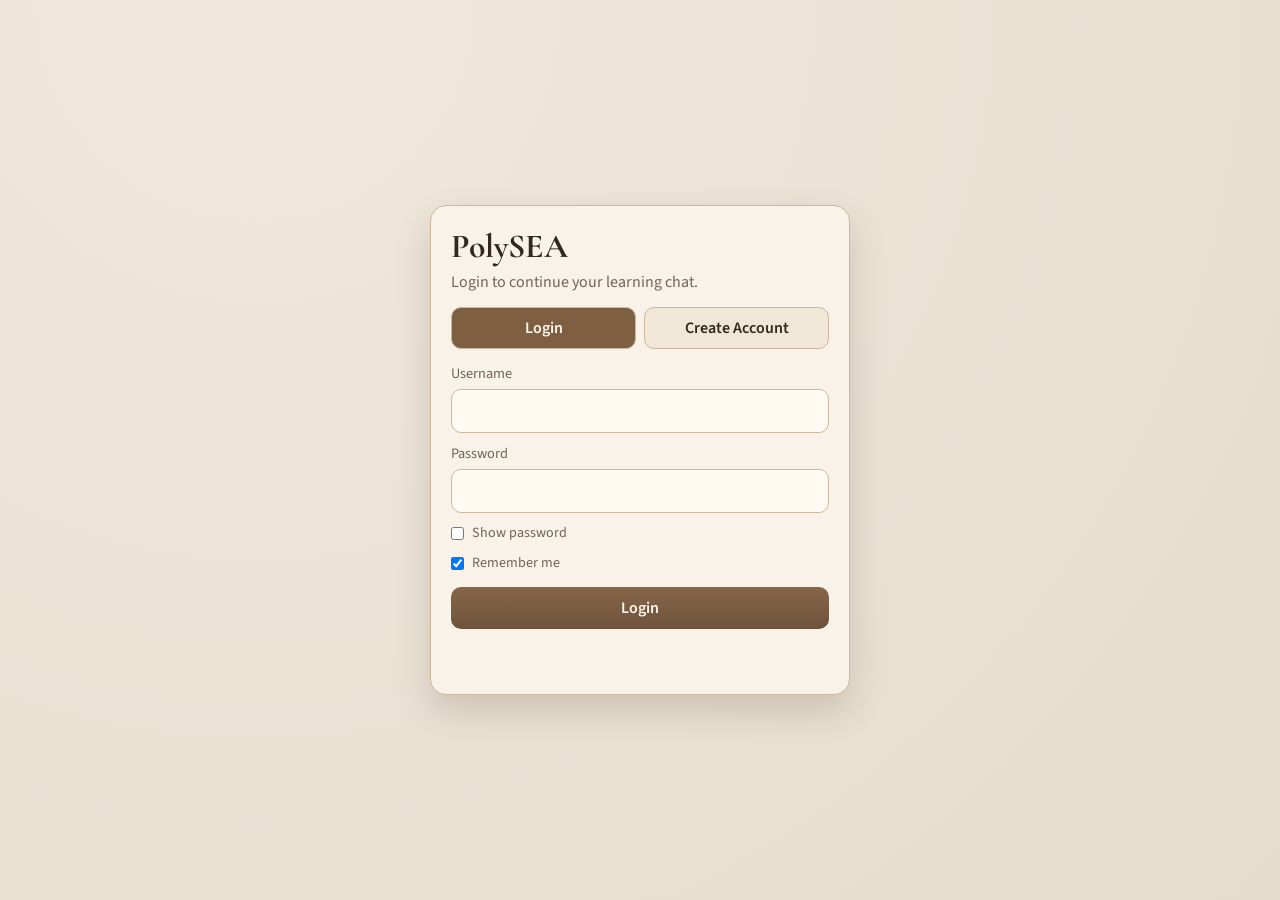
<file: index.html>
<!doctype html>
<html lang="en">
  <head>
    <meta charset="UTF-8" />
    <meta name="viewport" content="width=device-width, initial-scale=1.0" />
    <title>PolySEA AI | Chat</title>
    <link rel="preconnect" href="https://fonts.googleapis.com" />
    <link rel="preconnect" href="https://fonts.gstatic.com" crossorigin />
    <link
      href="https://fonts.googleapis.com/css2?family=Cormorant+Garamond:wght@500;600;700&family=Source+Sans+3:wght@400;500;600&display=swap"
      rel="stylesheet"
    />
    <link rel="stylesheet" href="styles.css" />
  </head>
  <body>
    <div class="layout-shell">
      <aside class="sidebar">
        <div class="sidebar-top">
          <div class="sidebar-brand">
            <span class="brand-badge">SEA</span>
            <div>
              <strong>PolySEA</strong>
              <p>Language Studio</p>
            </div>
          </div>
          <p class="sidebar-note">Practice Thai, Vietnamese, Indonesian, and Filipino with an earthy, calm chat flow.</p>
        </div>
        <div class="sidebar-foot">AI Tutor</div>
      </aside>

      <main class="app-shell">
        <header class="chat-header">
          <div class="logo-mark" aria-hidden="true">SEA</div>
          <div>
            <h1>PolySEA AI</h1>
            <p>Your Southeast Asian Language Companion</p>
          </div>
        </header>

        <div id="chatContainer" class="chat-container">
          <div id="welcomeMessage" class="welcome-message">
            <h2>Hello, Traveler.</h2>
            <p>I can help you learn Thai, Vietnamese, Indonesian, or Filipino.</p>
          </div>
          <div id="messagesArea" class="messages-area"></div>
        </div>

        <div class="input-container">
          <div class="input-wrapper">
            <input type="text" id="chatInput" placeholder="Ask me how to say 'Hello' in Thai..." autocomplete="off" />
            <button id="sendBtn" aria-label="Send message">
              <svg width="24" height="24" viewBox="0 0 24 24" fill="none" xmlns="http://www.w3.org/2000/svg">
                <path d="M2.01 21L23 12L2.01 3L2 10L17 12L2 14L2.01 21Z" fill="currentColor"/>
              </svg>
            </button>
          </div>
        </div>
      </main>
    </div>

    <script src="content.js"></script>
    <script src="home.js"></script>
  </body>
</html>
</file>
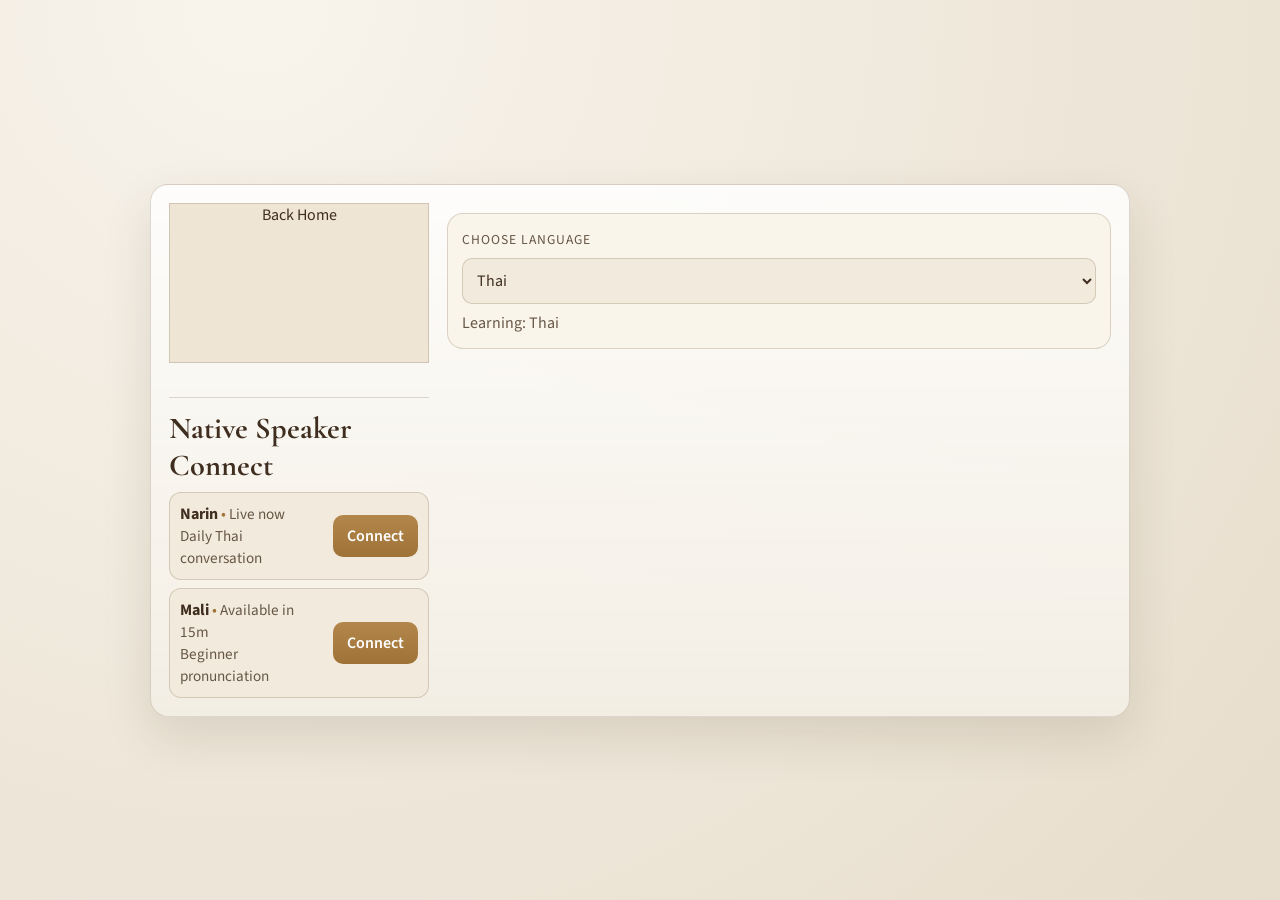
<file: connect.html>
<!doctype html>
<html lang="en">
  <head>
    <meta charset="UTF-8" />
    <meta name="viewport" content="width=device-width, initial-scale=1.0" />
    <title>PolySEA | Native Speaker Connect</title>
    <link rel="preconnect" href="https://fonts.googleapis.com" />
    <link rel="preconnect" href="https://fonts.gstatic.com" crossorigin />
    <link
      href="https://fonts.googleapis.com/css2?family=Cormorant+Garamond:wght@500;600;700&family=Source+Sans+3:wght@400;500;600&display=swap"
      rel="stylesheet"
    />
    <link rel="stylesheet" href="styles.css" />
  </head>
  <body>
    <main class="app-shell">
      <a id="backLink" href="index.html" class="secondary action-link">Back Home</a>

      <section class="card language-card" style="margin-top: 10px">
        <label for="languageSelect" class="label">CHOOSE LANGUAGE</label>
        <div class="language-row">
          <select id="languageSelect" aria-label="Choose target language">
            <option value="thai">Thai</option>
            <option value="vietnamese">Vietnamese</option>
            <option value="indonesian">Bahasa Indonesia</option>
            <option value="filipino">Filipino</option>
          </select>
          <p id="currentLanguage" class="language-note">Learning: Thai</p>
        </div>
      </section>

      <section class="section">
        <h3>Native Speaker Connect</h3>
        <div id="speakerList" class="list"></div>
      </section>
    </main>

    <script src="content.js"></script>
    <script src="connect.js"></script>
  </body>
</html>
</file>
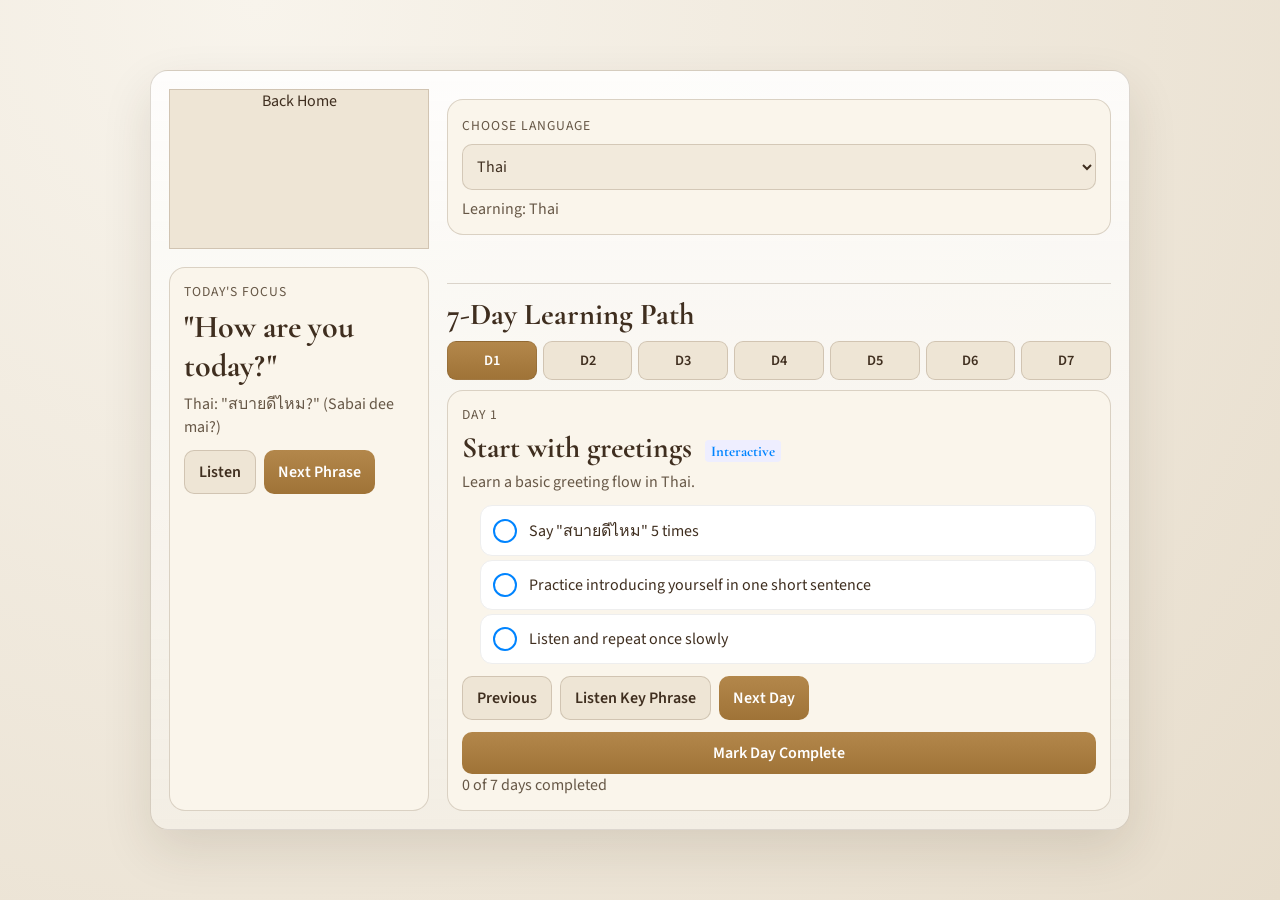
<file: learn.html>
<!doctype html>
<html lang="en">
  <head>
    <meta charset="UTF-8" />
    <meta name="viewport" content="width=device-width, initial-scale=1.0" />
    <title>PolySEA | Learn</title>
    <link rel="preconnect" href="https://fonts.googleapis.com" />
    <link rel="preconnect" href="https://fonts.gstatic.com" crossorigin />
    <link
      href="https://fonts.googleapis.com/css2?family=Cormorant+Garamond:wght@500;600;700&family=Source+Sans+3:wght@400;500;600&display=swap"
      rel="stylesheet"
    />
    <link rel="stylesheet" href="styles.css" />
  </head>
  <body>
    <main class="app-shell">
      <a id="backLink" href="index.html" class="secondary action-link">Back Home</a>

      <section class="card language-card" style="margin-top: 10px">
        <label for="languageSelect" class="label">CHOOSE LANGUAGE</label>
        <div class="language-row">
          <select id="languageSelect" aria-label="Choose target language">
            <option value="thai">Thai</option>
            <option value="vietnamese">Vietnamese</option>
            <option value="indonesian">Bahasa Indonesia</option>
            <option value="filipino">Filipino</option>
          </select>
          <p id="currentLanguage" class="language-note">Learning: Thai</p>
        </div>
      </section>

      <section class="card focus-card">
        <p class="label">TODAY'S FOCUS</p>
        <h2 id="phraseText">"How are you today?"</h2>
        <p id="phraseTranslation" class="translation">Thai: "สบายดีไหม?"</p>
        <div class="action-row">
          <button id="listenBtn" class="secondary">Listen</button>
          <button id="nextBtn" class="primary">Next Phrase</button>
        </div>
      </section>

      <section class="section">
        <h3>7-Day Learning Path</h3>
        <div id="dayTabs" class="day-tabs"></div>
        <article class="card day-card">
          <p id="dayLabel" class="label">DAY 1</p>
          <h2 id="dayTitle">Start with greetings</h2>
          <p id="dayGoal" class="translation">Goal text</p>
          <ul id="daySteps" class="day-steps"></ul>
          <div class="action-row">
            <button id="prevDayBtn" class="secondary">Previous</button>
            <button id="dayListenBtn" class="secondary">Listen Key Phrase</button>
            <button id="nextDayBtn" class="primary">Next Day</button>
          </div>
          <button id="completeDayBtn" class="primary full">Mark Day Complete</button>
          <p id="dayStatus" class="language-note">0 of 7 days completed</p>
        </article>
      </section>
    </main>

    <script src="content.js"></script>
    <script src="learn.js"></script>
  </body>
</html>
</file>
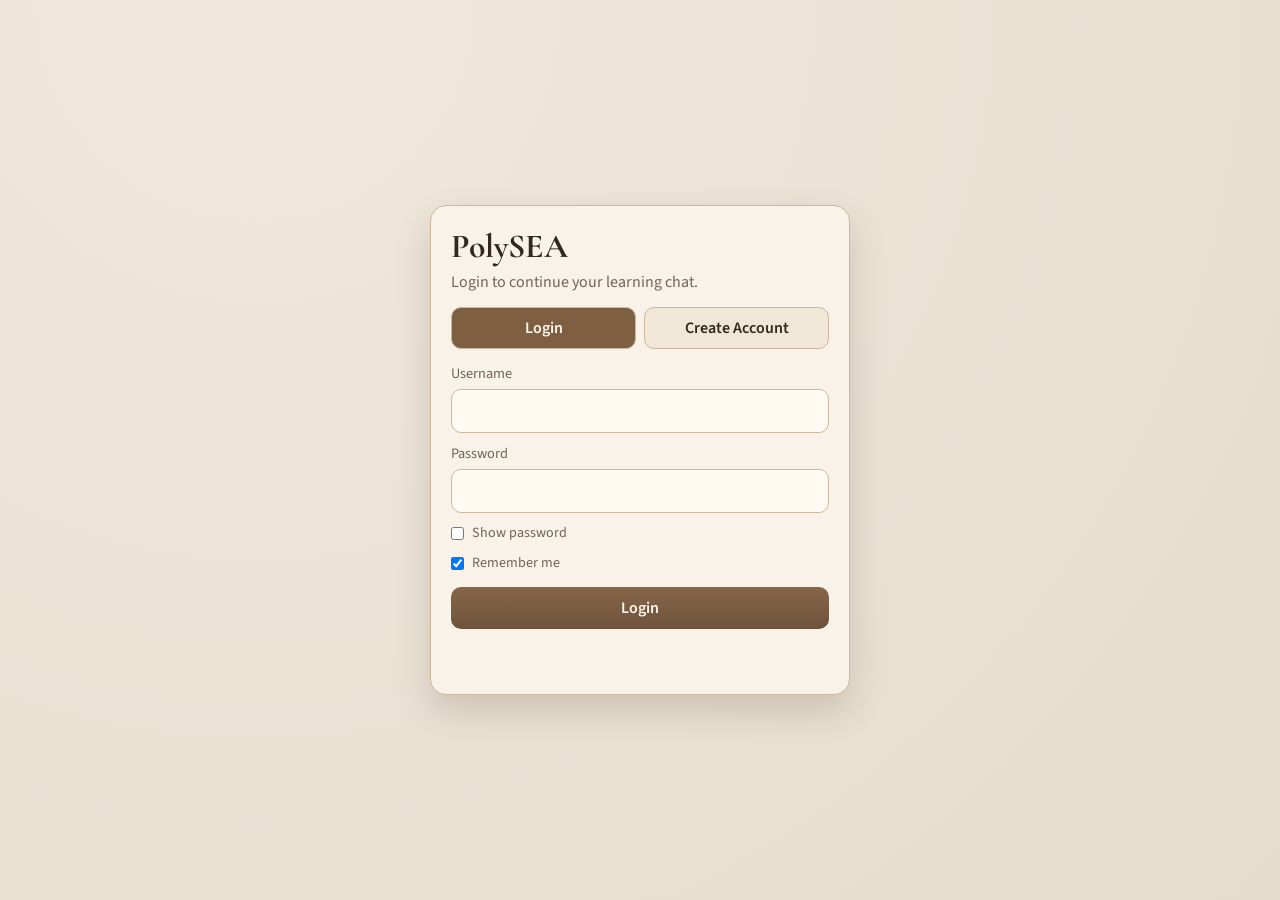
<file: login.html>
<!doctype html>
<html lang="en">
  <head>
    <meta charset="UTF-8" />
    <meta name="viewport" content="width=device-width, initial-scale=1.0" />
    <title>PolySEA | Login</title>
    <link rel="preconnect" href="https://fonts.googleapis.com" />
    <link rel="preconnect" href="https://fonts.gstatic.com" crossorigin />
    <link
      href="https://fonts.googleapis.com/css2?family=Cormorant+Garamond:wght@600;700&family=Source+Sans+3:wght@400;500;600&display=swap"
      rel="stylesheet"
    />
    <style>
      :root {
        --bg: #e6dccd;
        --card: #f8f2e8;
        --ink: #33281e;
        --muted: #726455;
        --line: #ccb89d;
        --accent: #7f5f42;
        --accent-ink: #fff8ef;
      }
      * { box-sizing: border-box; }
      body {
        margin: 0;
        min-height: 100vh;
        display: grid;
        place-items: center;
        background: radial-gradient(circle at 20% 0%, #f0e8dc 0%, var(--bg) 100%);
        font-family: "Source Sans 3", sans-serif;
        color: var(--ink);
      }
      .card {
        width: min(420px, 92vw);
        background: var(--card);
        border: 1px solid var(--line);
        border-radius: 16px;
        padding: 20px;
        box-shadow: 0 16px 36px rgba(46, 33, 21, 0.16);
      }
      h1 {
        margin: 0 0 4px;
        font-family: "Cormorant Garamond", serif;
        font-size: 2.1rem;
      }
      .sub {
        margin: 0 0 14px;
        color: var(--muted);
      }
      .tabs {
        display: flex;
        gap: 8px;
        margin-bottom: 14px;
      }
      .tab {
        flex: 1;
        border: 1px solid var(--line);
        background: #f1e7d7;
        color: var(--ink);
        border-radius: 10px;
        padding: 9px 10px;
        font: inherit;
        font-weight: 600;
        cursor: pointer;
      }
      .tab.active {
        background: var(--accent);
        color: var(--accent-ink);
      }
      label {
        display: block;
        margin: 10px 0 5px;
        font-size: 0.9rem;
        color: var(--muted);
      }
      input {
        width: 100%;
        border: 1px solid var(--line);
        background: #fffaf2;
        color: var(--ink);
        border-radius: 10px;
        padding: 10px 12px;
        font: inherit;
      }
      .inline-row {
        margin-top: 10px;
        display: flex;
        align-items: center;
        gap: 8px;
      }
      .inline-row input[type="checkbox"] {
        width: auto;
        margin: 0;
      }
      .inline-row label {
        margin: 0;
        font-size: 0.88rem;
      }
      .hidden {
        display: none;
      }
      button[type="submit"] {
        width: 100%;
        margin-top: 14px;
        border: none;
        border-radius: 10px;
        padding: 10px 14px;
        background: linear-gradient(180deg, #86664a 0%, #6f533c 100%);
        color: #fff8ef;
        font: inherit;
        font-weight: 600;
        cursor: pointer;
      }
      .error {
        min-height: 20px;
        margin-top: 10px;
        color: #9b3028;
        font-size: 0.9rem;
      }
    </style>
  </head>
  <body>
    <main class="card">
      <h1>PolySEA</h1>
      <p class="sub">Login to continue your learning chat.</p>

      <div class="tabs">
        <button id="loginTab" class="tab active" type="button">Login</button>
        <button id="registerTab" class="tab" type="button">Create Account</button>
      </div>

      <form id="authForm">
        <label for="emailInput">Username</label>
        <input id="emailInput" type="text" autocomplete="username" required />

        <label for="passwordInput">Password</label>
        <input id="passwordInput" type="password" autocomplete="current-password" required />

        <div id="confirmWrap" class="hidden">
          <label for="confirmPasswordInput">Confirm Password</label>
          <input id="confirmPasswordInput" type="password" autocomplete="new-password" />
        </div>

        <div class="inline-row">
          <input id="showPasswordCheckbox" type="checkbox" />
          <label for="showPasswordCheckbox">Show password</label>
        </div>

        <div class="inline-row">
          <input id="rememberCheckbox" type="checkbox" checked />
          <label for="rememberCheckbox">Remember me</label>
        </div>

        <button type="submit" id="submitBtn">Login</button>
      </form>

      <p id="errorText" class="error"></p>
    </main>
    <script src="login.js"></script>
  </body>
</html>
</file>
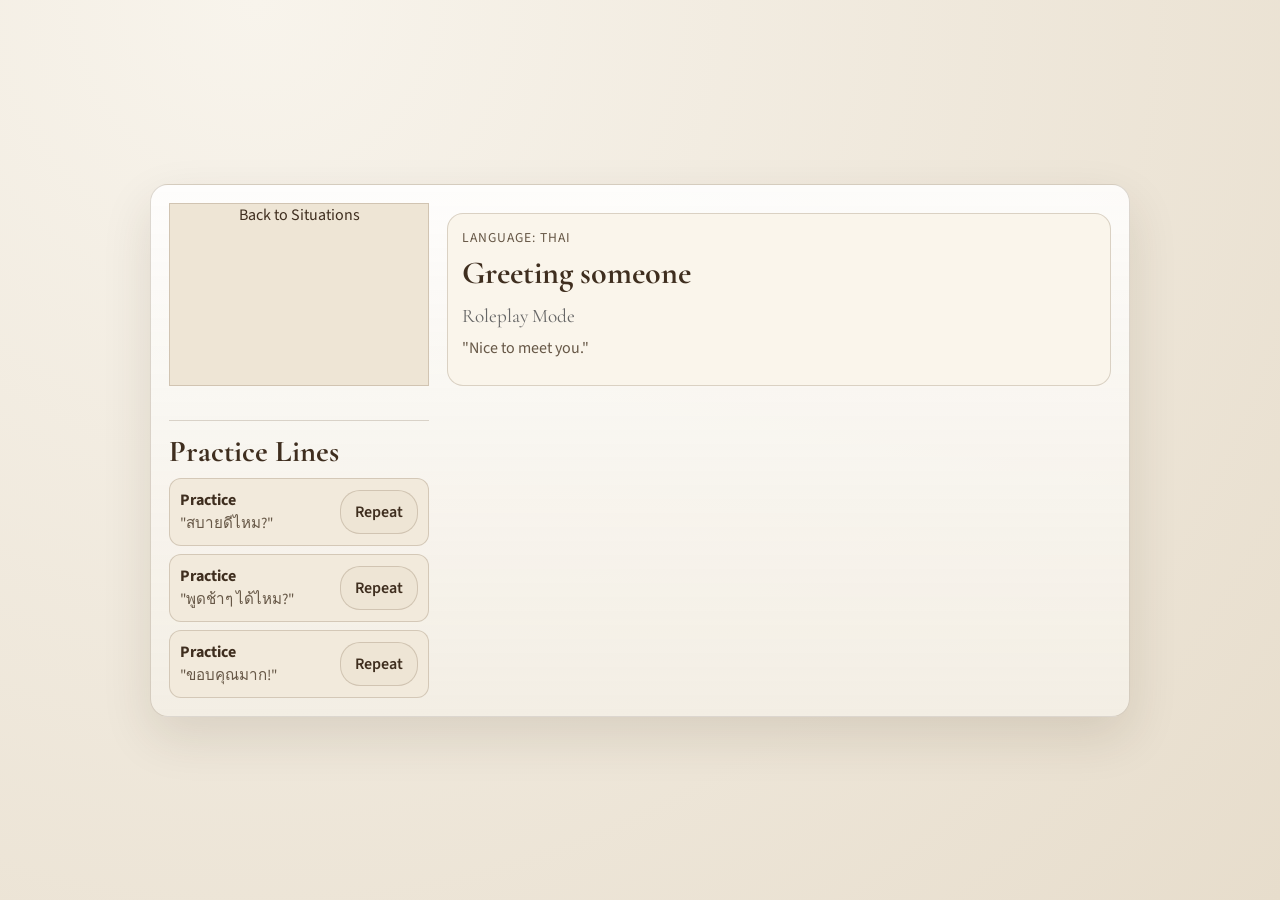
<file: situation.html>
<!doctype html>
<html lang="en">
  <head>
    <meta charset="UTF-8" />
    <meta name="viewport" content="width=device-width, initial-scale=1.0" />
    <title>PolySEA | Situation Practice</title>
    <link rel="preconnect" href="https://fonts.googleapis.com" />
    <link rel="preconnect" href="https://fonts.gstatic.com" crossorigin />
    <link
      href="https://fonts.googleapis.com/css2?family=Cormorant+Garamond:wght@500;600;700&family=Source+Sans+3:wght@400;500;600&display=swap"
      rel="stylesheet"
    />
    <link rel="stylesheet" href="styles.css" />
  </head>
  <body>
    <main class="app-shell">
      <a id="backLink" href="situations.html" class="secondary action-link">Back to Situations</a>

      <section class="card focus-card" style="margin-top: 10px">
        <p class="label" id="languageLabel">LANGUAGE</p>
        <h2 id="situationTitle">Situation</h2>
        <p id="mainPhrase" class="translation">Phrase</p>
      </section>

      <section class="section">
        <h3>Practice Lines</h3>
        <div id="practiceLines" class="list"></div>
      </section>
    </main>

    <script src="content.js"></script>
    <script src="situation.js"></script>
  </body>
</html>
</file>
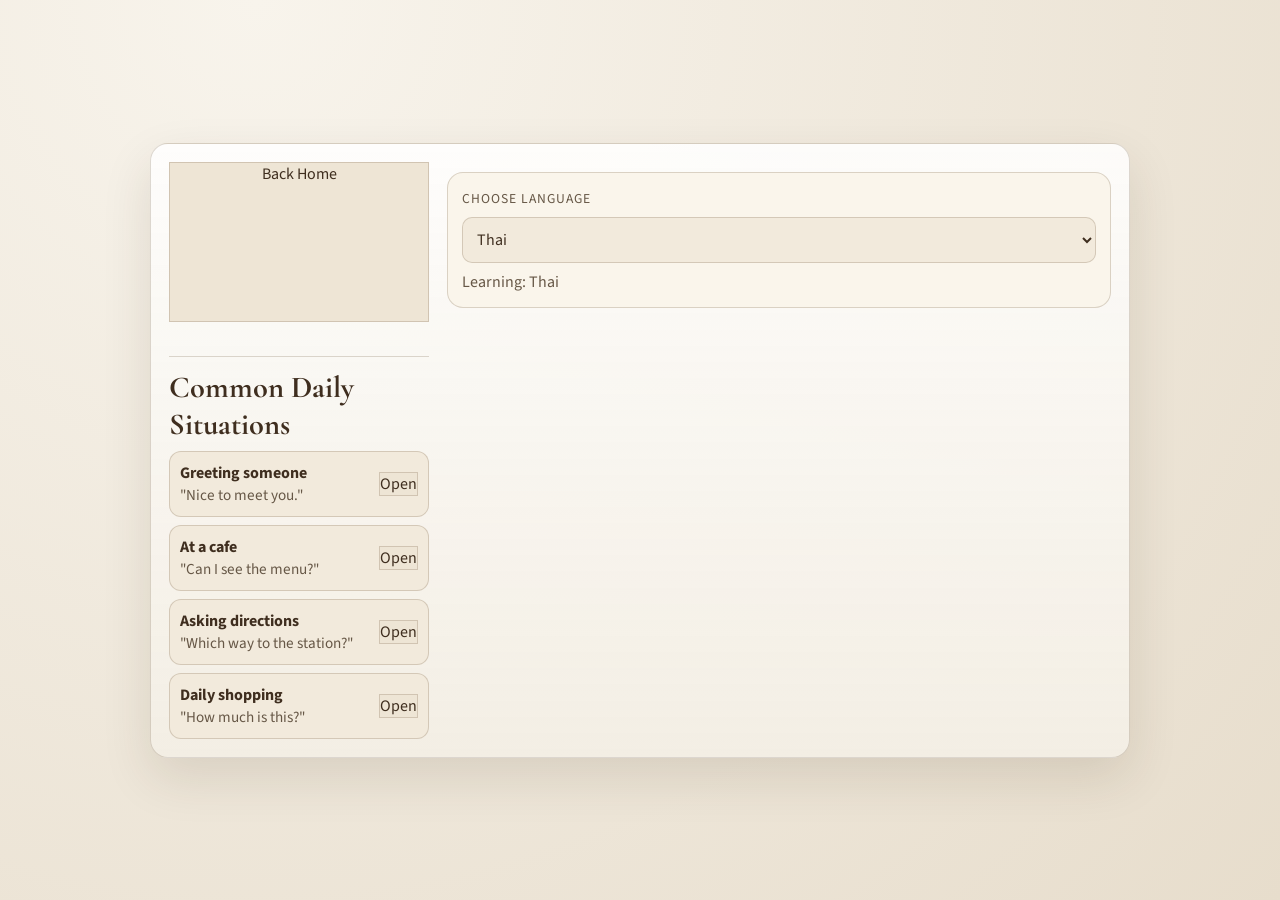
<file: situations.html>
<!doctype html>
<html lang="en">
  <head>
    <meta charset="UTF-8" />
    <meta name="viewport" content="width=device-width, initial-scale=1.0" />
    <title>PolySEA | Situations</title>
    <link rel="preconnect" href="https://fonts.googleapis.com" />
    <link rel="preconnect" href="https://fonts.gstatic.com" crossorigin />
    <link
      href="https://fonts.googleapis.com/css2?family=Cormorant+Garamond:wght@500;600;700&family=Source+Sans+3:wght@400;500;600&display=swap"
      rel="stylesheet"
    />
    <link rel="stylesheet" href="styles.css" />
  </head>
  <body>
    <main class="app-shell">
      <a id="backLink" href="index.html" class="secondary action-link">Back Home</a>

      <section class="card language-card" style="margin-top: 10px">
        <label for="languageSelect" class="label">CHOOSE LANGUAGE</label>
        <div class="language-row">
          <select id="languageSelect" aria-label="Choose target language">
            <option value="thai">Thai</option>
            <option value="vietnamese">Vietnamese</option>
            <option value="indonesian">Bahasa Indonesia</option>
            <option value="filipino">Filipino</option>
          </select>
          <p id="currentLanguage" class="language-note">Learning: Thai</p>
        </div>
      </section>

      <section class="section">
        <h3>Common Daily Situations</h3>
        <div id="situationList" class="list"></div>
      </section>
    </main>

    <script src="content.js"></script>
    <script src="situations.js"></script>
  </body>
</html>
</file>
<file: styles.css>
:root {
  --paper: #f3eee4;
  --ink: #3f2e1f;
  --muted: #665746;
  --gold: #b3874b;
  --gold-deep: #9f7337;
  --card: #faf5eb;
  --line: rgba(92, 65, 38, 0.2);
}

* {
  box-sizing: border-box;
}

body {
  margin: 0;
  min-height: 100vh;
  background: radial-gradient(circle at 20% 0%, #f8f4ec 0%, #e7ddcc 100%);
  font-family: "Source Sans 3", sans-serif;
  color: var(--ink);
  display: flex;
  align-items: center;
  justify-content: center;
  padding: 28px 20px;
}

.app-shell {
  width: min(980px, 100%);
  display: grid;
  grid-template-columns: 260px 1fr;
  gap: 18px;
  background: linear-gradient(180deg, rgba(255,255,255,0.85), var(--paper));
  border: 1px solid var(--line);
  border-radius: 18px;
  padding: 18px;
  box-shadow: 0 20px 50px rgba(60, 39, 16, 0.12);
}

.hero {
  display: flex;
  align-items: center;
  gap: 12px;
  margin-bottom: 14px;
}

.logo-mark {
  width: 56px;
  height: 56px;
  border-radius: 50%;
  background: conic-gradient(from 220deg, #8a5c34, #c79f59, #93a369, #8a5c34);
  color: #fff;
  display: grid;
  place-items: center;
  font-family: "Cormorant Garamond", serif;
  font-weight: 700;
}

h1,
h2,
h3 {
  margin: 0;
  font-family: "Cormorant Garamond", serif;
}

.hero h1 {
  font-size: 2.4rem;
  line-height: 1;
}

.hero p {
  margin: 0;
  color: var(--muted);
}

.card {
  background: var(--card);
  border: 1px solid var(--line);
  border-radius: 16px;
  padding: 14px;
}

.language-card {
  margin-bottom: 14px;
}

.language-row {
  margin-top: 8px;
  display: flex;
  flex-direction: column;
  gap: 8px;
}

select {
  width: 100%;
  border-radius: 10px;
  border: 1px solid var(--line);
  background: #f2eadc;
  color: var(--ink);
  padding: 10px;
  font: inherit;
}

.language-note {
  margin: 0;
  color: var(--muted);
}

.label {
  margin: 0;
  font-size: 0.85rem;
  letter-spacing: 1px;
  color: var(--muted);
}

.focus-card h2 {
  font-size: 2rem;
  margin-top: 6px;
}

.translation {
  margin: 6px 0 12px;
  color: var(--muted);
}

.action-row {
  display: flex;
  gap: 8px;
}

button {
  border: none;
  border-radius: 10px;
  padding: 10px 14px;
  font: inherit;
  font-weight: 600;
  cursor: pointer;
}

.action-link {
  display: inline-block;
  text-decoration: none;
  text-align: center;
}

.primary {
  background: linear-gradient(180deg, var(--gold) 0%, var(--gold-deep) 100%);
  color: #fff;
}

.secondary {
  background: #eee5d5;
  border: 1px solid var(--line);
  color: var(--ink);
}

.section {
  margin-top: 16px;
}

.section h3 {
  font-size: 1.9rem;
  border-top: 1px solid var(--line);
  padding-top: 12px;
  margin-bottom: 8px;
}

.day-tabs {
  display: grid;
  grid-template-columns: repeat(7, minmax(0, 1fr));
  gap: 6px;
  margin-bottom: 10px;
}

.day-tab {
  border: 1px solid var(--line);
  background: #eee5d5;
  color: var(--ink);
  padding: 8px 0;
  border-radius: 9px;
  font-size: 0.9rem;
}

.day-tab.active {
  background: linear-gradient(180deg, var(--gold) 0%, var(--gold-deep) 100%);
  color: #fff;
}

.day-card h2 {
  font-size: 1.85rem;
  margin-top: 6px;
}

.day-steps {
  margin: 0 0 12px;
  padding-left: 18px;
}

.day-steps li {
  margin-bottom: 4px;
  color: var(--ink);
}

.list {
  display: grid;
  gap: 8px;
}

.list-item {
  display: flex;
  justify-content: space-between;
  align-items: center;
  gap: 12px;
  padding: 10px;
  border-radius: 12px;
  background: #f2eadc;
  border: 1px solid var(--line);
}

.list-item p {
  margin: 0;
}

.list-item .small {
  color: var(--muted);
  font-size: 0.95rem;
}

.small-dot {
  color: var(--gold-deep);
}

.progress-card p {
  margin: 0;
}

.progress-card p + p {
  margin-top: 6px;
  color: var(--muted);
}

.full {
  width: 100%;
  margin-top: 12px;
}

.nav-grid {
  display: grid;
  gap: 10px;
}

.nav-card {
  display: block;
  text-decoration: none;
  color: var(--ink);
  background: #f2eadc;
  border: 1px solid var(--line);
  border-radius: 12px;
  padding: 12px;
}

.nav-card h4 {
  margin: 0;
  font-size: 1.55rem;
  font-family: "Cormorant Garamond", serif;
}

.nav-card p {
  margin: 4px 0 0;
  color: var(--muted);
}

.snippet-list {
  display: grid;
  gap: 8px;
}

.snippet-item {
  background: #f2eadc;
  border: 1px solid var(--line);
  border-radius: 12px;
  padding: 10px;
}

.snippet-target {
  margin: 0;
  font-size: 1.2rem;
  font-family: "Cormorant Garamond", serif;
}

.snippet-base {
  margin: 2px 0 0;
  color: var(--muted);
}

/* Sidebar & Chat layout additions */
.sidebar {
  background: linear-gradient(180deg, #fffdfa, #fbf6ee);
  border: 1px solid var(--line);
  border-radius: 12px;
  padding: 14px;
  height: 640px;
  display: flex;
  flex-direction: column;
  justify-content: space-between;
}

.sidebar .sidebar-brand {
  display: flex;
  gap: 12px;
  align-items: center;
}

.chat-container {
  display: flex;
  flex-direction: column;
  height: 640px;
  background: linear-gradient(180deg, rgba(250,245,235,0.6), rgba(255,255,255,0.4));
  border-radius: 12px;
  border: 1px solid var(--line);
  padding: 12px;
}

.messages-area {
  flex: 1 1 auto;
  overflow: auto;
  padding: 12px;
  display: flex;
  flex-direction: column;
  gap: 10px;
}

.message-row {
  display: flex;
  gap: 10px;
  align-items: flex-end;
}

.message-row.user {
  justify-content: flex-end;
}

.message-row .bubble {
  max-width: 75%;
  padding: 12px 14px;
  border-radius: 14px;
  background: #fff;
  border: 1px solid var(--line);
  color: var(--ink);
  box-shadow: 0 6px 18px rgba(60,39,16,0.06);
}

.message-row.user .bubble {
  background: linear-gradient(180deg, var(--gold), var(--gold-deep));
  color: #fff;
}

.avatar {
  width: 36px;
  height: 36px;
  border-radius: 50%;
  display: grid;
  place-items: center;
  background: #fff;
  border: 1px solid var(--line);
}

.input-container {
  margin-top: 12px;
}

.input-wrapper {
  display: flex;
  gap: 8px;
  align-items: center;
}

.input-wrapper input[type="text"] {
  flex: 1 1 auto;
  padding: 12px 14px;
  border-radius: 12px;
  border: 1px solid var(--line);
}

.input-wrapper button {
  width: 48px;
  height: 48px;
  display: grid;
  place-items: center;
  border-radius: 12px;
  background: linear-gradient(180deg, var(--gold), var(--gold-deep));
  color: #fff;
}

.welcome-message h2 {
  margin: 0 0 6px 0;
}

@media (max-width: 860px) {
  .app-shell { grid-template-columns: 1fr; }
  .sidebar { display: none; }
  .app-shell { width: min(680px, 100%); }
}
</file>
